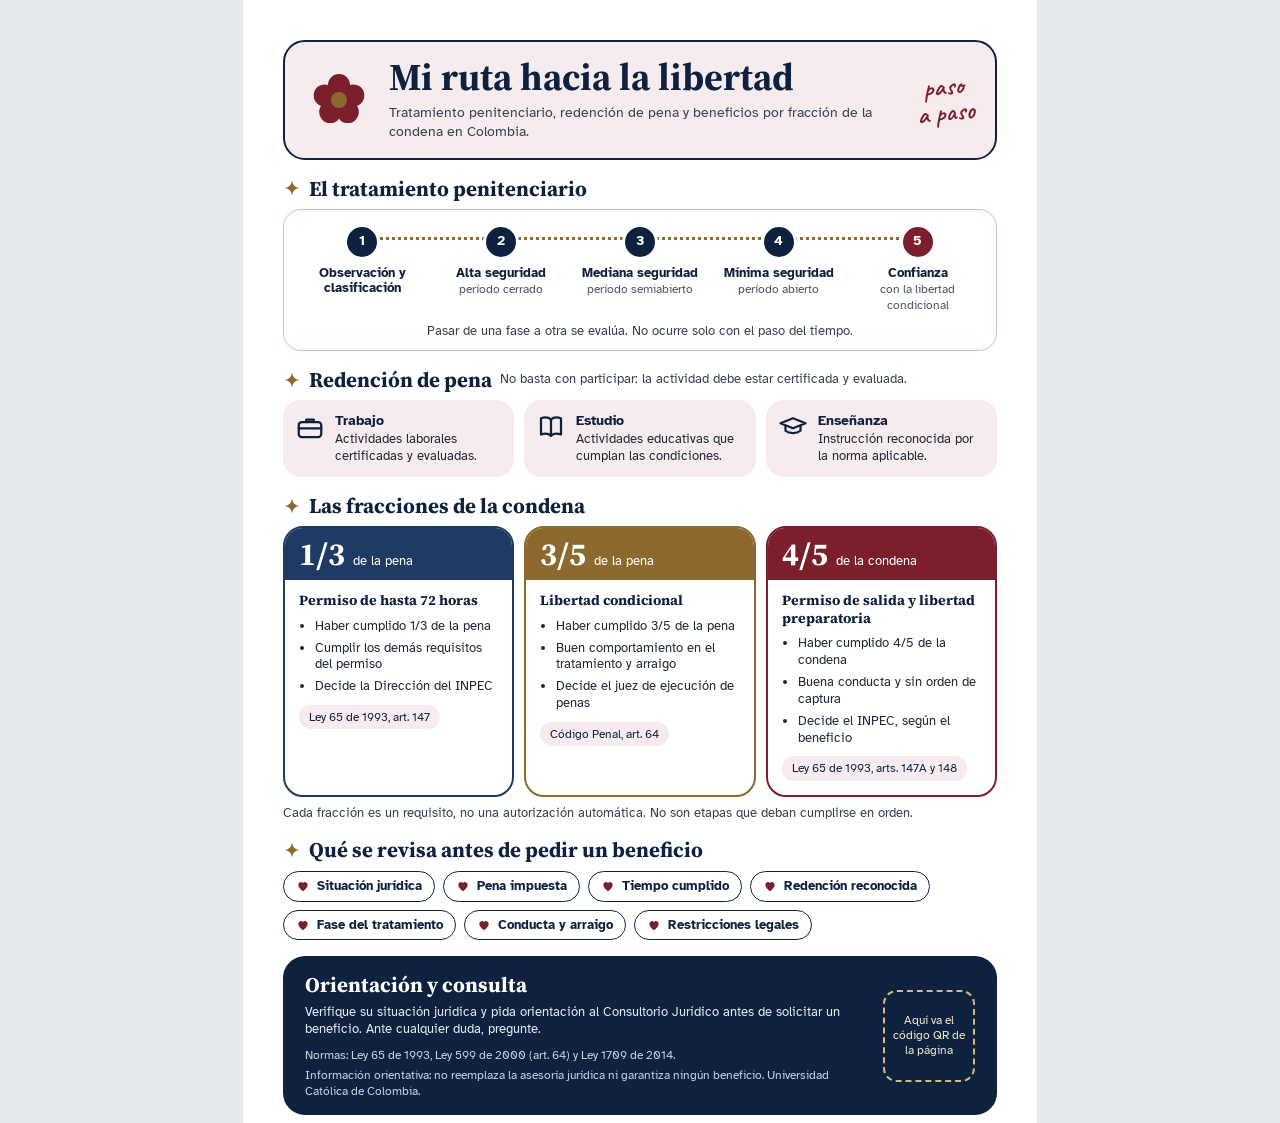
<file: INFOGRAFIA/infografia.html>
<!doctype html>
<html lang="es">
<head>
<meta charset="utf-8">
<meta name="viewport" content="width=device-width, initial-scale=1">
<title>Infografía - Mi ruta hacia la libertad</title>
<link rel="preconnect" href="https://fonts.googleapis.com">
<link rel="preconnect" href="https://fonts.gstatic.com" crossorigin>
<link href="https://fonts.googleapis.com/css2?family=Atkinson+Hyperlegible:wght@400;700&amp;family=Caveat:wght@600&amp;family=Source+Serif+4:opsz,wght@8..60,600;8..60,700&amp;display=swap" rel="stylesheet">
<link rel="stylesheet" href="css/infografia.css">
</head>
<body>
<main class="page">

  <!-- Encabezado -->
  <header class="head">
    <svg class="flower" width="64" height="64" viewBox="0 0 64 64" aria-hidden="true">
      <circle cx="32" cy="17" r="11" fill="#7A1F2B"/><circle cx="46.3" cy="27.4" r="11" fill="#7A1F2B"/><circle cx="40.8" cy="44.1" r="11" fill="#7A1F2B"/><circle cx="23.2" cy="44.1" r="11" fill="#7A1F2B"/><circle cx="17.7" cy="27.4" r="11" fill="#7A1F2B"/>
      <circle cx="32" cy="32" r="8" fill="#8C6A2F"/>
    </svg>
    <div class="head-text">
      <h1>Mi ruta hacia la libertad</h1>
      <p>Tratamiento penitenciario, redención de pena y beneficios por fracción de la condena en Colombia.</p>
    </div>
    <div class="note-hand">paso<br>a paso</div>
  </header>

  <!-- Bloque 1: tratamiento -->
  <section>
    <div class="block-title">
      <svg width="18" height="18" viewBox="0 0 24 24" aria-hidden="true"><path d="M12 2c1 6 4 9 10 10-6 1-9 4-10 10-1-6-4-9-10-10 6-1 9-4 10-10z" fill="#8C6A2F"/></svg>
      <h2>El tratamiento penitenciario</h2>
    </div>
    <div class="path-box">
      <div class="path-line"></div>
      <ol class="stones">
        <li><span class="stone">1</span><strong>Observación y clasificación</strong></li>
        <li><span class="stone">2</span><strong>Alta seguridad</strong><small>período cerrado</small></li>
        <li><span class="stone">3</span><strong>Mediana seguridad</strong><small>período semiabierto</small></li>
        <li><span class="stone">4</span><strong>Mínima seguridad</strong><small>período abierto</small></li>
        <li><span class="stone stone-final">5</span><strong>Confianza</strong><small>con la libertad condicional</small></li>
      </ol>
      <p class="path-note">Pasar de una fase a otra se evalúa. No ocurre solo con el paso del tiempo.</p>
    </div>
  </section>

  <!-- Bloque 2: redención -->
  <section>
    <div class="block-title">
      <svg width="18" height="18" viewBox="0 0 24 24" aria-hidden="true"><path d="M12 2c1 6 4 9 10 10-6 1-9 4-10 10-1-6-4-9-10-10 6-1 9-4 10-10z" fill="#8C6A2F"/></svg>
      <h2>Redención de pena</h2>
      <span class="block-aside">No basta con participar: la actividad debe estar certificada y evaluada.</span>
    </div>
    <div class="row-3">
      <div class="soft-card">
        <svg width="30" height="30" viewBox="0 0 24 24" fill="none" stroke="#0E2240" stroke-width="1.8" stroke-linecap="round" stroke-linejoin="round" aria-hidden="true"><rect x="3" y="8" width="18" height="12" rx="2.5"/><path d="M9 8V6h6v2"/><path d="M3 13h18"/></svg>
        <div><strong>Trabajo</strong><p>Actividades laborales certificadas y evaluadas.</p></div>
      </div>
      <div class="soft-card">
        <svg width="30" height="30" viewBox="0 0 24 24" fill="none" stroke="#0E2240" stroke-width="1.8" stroke-linecap="round" stroke-linejoin="round" aria-hidden="true"><path d="M4 5c3-1 6-1 8 1 2-2 5-2 8-1v13c-3-1-6-1-8 1-2-2-5-2-8-1z"/><path d="M12 6v13"/></svg>
        <div><strong>Estudio</strong><p>Actividades educativas que cumplan las condiciones.</p></div>
      </div>
      <div class="soft-card">
        <svg width="30" height="30" viewBox="0 0 24 24" fill="none" stroke="#0E2240" stroke-width="1.8" stroke-linecap="round" stroke-linejoin="round" aria-hidden="true"><path d="M2 9l10-4 10 4-10 4z"/><path d="M6 11v4c3 2.5 9 2.5 12 0v-4"/></svg>
        <div><strong>Enseñanza</strong><p>Instrucción reconocida por la norma aplicable.</p></div>
      </div>
    </div>
  </section>

  <!-- Bloque 3: fracciones -->
  <section>
    <div class="block-title">
      <svg width="18" height="18" viewBox="0 0 24 24" aria-hidden="true"><path d="M12 2c1 6 4 9 10 10-6 1-9 4-10 10-1-6-4-9-10-10 6-1 9-4 10-10z" fill="#8C6A2F"/></svg>
      <h2>Las fracciones de la condena</h2>
    </div>
    <div class="row-3">
      <article class="frac frac-1">
        <div class="frac-head"><span class="frac-num">1/3</span><span>de la pena</span></div>
        <div class="frac-body">
          <h3>Permiso de hasta 72 horas</h3>
          <ul>
            <li>Haber cumplido 1/3 de la pena</li>
            <li>Cumplir los demás requisitos del permiso</li>
            <li>Decide la Dirección del INPEC</li>
          </ul>
          <span class="tag">Ley 65 de 1993, art. 147</span>
        </div>
      </article>
      <article class="frac frac-2">
        <div class="frac-head"><span class="frac-num">3/5</span><span>de la pena</span></div>
        <div class="frac-body">
          <h3>Libertad condicional</h3>
          <ul>
            <li>Haber cumplido 3/5 de la pena</li>
            <li>Buen comportamiento en el tratamiento y arraigo</li>
            <li>Decide el juez de ejecución de penas</li>
          </ul>
          <span class="tag">Código Penal, art. 64</span>
        </div>
      </article>
      <article class="frac frac-3">
        <div class="frac-head"><span class="frac-num">4/5</span><span>de la condena</span></div>
        <div class="frac-body">
          <h3>Permiso de salida y libertad preparatoria</h3>
          <ul>
            <li>Haber cumplido 4/5 de la condena</li>
            <li>Buena conducta y sin orden de captura</li>
            <li>Decide el INPEC, según el beneficio</li>
          </ul>
          <span class="tag">Ley 65 de 1993, arts. 147A y 148</span>
        </div>
      </article>
    </div>
    <p class="foot-note">Cada fracción es un requisito, no una autorización automática. No son etapas que deban cumplirse en orden.</p>
  </section>

  <!-- Bloque 4: requisitos -->
  <section>
    <div class="block-title">
      <svg width="18" height="18" viewBox="0 0 24 24" aria-hidden="true"><path d="M12 2c1 6 4 9 10 10-6 1-9 4-10 10-1-6-4-9-10-10 6-1 9-4 10-10z" fill="#8C6A2F"/></svg>
      <h2>Qué se revisa antes de pedir un beneficio</h2>
    </div>
    <ul class="pills">
      <li><svg width="14" height="14" viewBox="0 0 24 24" aria-hidden="true"><path d="M12 21s-8-5-8-11a4.5 4.5 0 018-3 4.5 4.5 0 018 3c0 6-8 11-8 11z" fill="#7A1F2B"/></svg>Situación jurídica</li>
      <li><svg width="14" height="14" viewBox="0 0 24 24" aria-hidden="true"><path d="M12 21s-8-5-8-11a4.5 4.5 0 018-3 4.5 4.5 0 018 3c0 6-8 11-8 11z" fill="#7A1F2B"/></svg>Pena impuesta</li>
      <li><svg width="14" height="14" viewBox="0 0 24 24" aria-hidden="true"><path d="M12 21s-8-5-8-11a4.5 4.5 0 018-3 4.5 4.5 0 018 3c0 6-8 11-8 11z" fill="#7A1F2B"/></svg>Tiempo cumplido</li>
      <li><svg width="14" height="14" viewBox="0 0 24 24" aria-hidden="true"><path d="M12 21s-8-5-8-11a4.5 4.5 0 018-3 4.5 4.5 0 018 3c0 6-8 11-8 11z" fill="#7A1F2B"/></svg>Redención reconocida</li>
      <li><svg width="14" height="14" viewBox="0 0 24 24" aria-hidden="true"><path d="M12 21s-8-5-8-11a4.5 4.5 0 018-3 4.5 4.5 0 018 3c0 6-8 11-8 11z" fill="#7A1F2B"/></svg>Fase del tratamiento</li>
      <li><svg width="14" height="14" viewBox="0 0 24 24" aria-hidden="true"><path d="M12 21s-8-5-8-11a4.5 4.5 0 018-3 4.5 4.5 0 018 3c0 6-8 11-8 11z" fill="#7A1F2B"/></svg>Conducta y arraigo</li>
      <li><svg width="14" height="14" viewBox="0 0 24 24" aria-hidden="true"><path d="M12 21s-8-5-8-11a4.5 4.5 0 018-3 4.5 4.5 0 018 3c0 6-8 11-8 11z" fill="#7A1F2B"/></svg>Restricciones legales</li>
    </ul>
  </section>

  <!-- Bloque 5: orientación -->
  <footer class="foot">
    <div class="foot-text">
      <h2>Orientación y consulta</h2>
      <p>Verifique su situación jurídica y pida orientación al Consultorio Jurídico antes de solicitar un beneficio. Ante cualquier duda, pregunte.</p>
      <p class="foot-small">Normas: Ley 65 de 1993, Ley 599 de 2000 (art. 64) y Ley 1709 de 2014.</p>
      <p class="foot-small">Información orientativa: no reemplaza la asesoría jurídica ni garantiza ningún beneficio. Universidad Católica de Colombia.</p>
    </div>
    <!-- Reemplace este recuadro por la imagen del código QR (por ejemplo <img src="qr.png" alt="Código QR de la página">) -->
    <div class="qr-slot">Aquí va el código QR de la página</div>
  </footer>

</main>
</body>
</html>
</file>
<file: INFOGRAFIA/css/infografia.css>
/* Infografía "Mi ruta hacia la libertad" - tamaño A4 vertical (794 x 1123 px a 96 ppp)
   Misma paleta de la página web. Para imprimir: Ctrl+P, tamaño A4, márgenes "Ninguno"
   y activar "Gráficos de fondo". */

:root {
  --ink: #0e2240;
  --text: #1f2937;
  --bronze: #8c6a2f;
  --burgundy: #7a1f2b;
  --navy-mid: #1f3a63;
  --blush: #f6ecee;
  --blush-line: #d9b8be;
  --serif: 'Source Serif 4', Georgia, serif;
  --sans: 'Atkinson Hyperlegible', system-ui, sans-serif;
  --hand: 'Caveat', cursive;
}

* { box-sizing: border-box; }
@page { size: A4 portrait; margin: 0; }
html { -webkit-print-color-adjust: exact; print-color-adjust: exact; }
body { margin: 0; background: #e5e8ed; }

.page {
  width: 794px;
  height: 1123px;
  margin: 0 auto;
  padding: 40px;
  background: #ffffff;
  color: var(--text);
  font-family: var(--sans);
  font-size: 13px;
  line-height: 1.35;
  display: flex;
  flex-direction: column;
  gap: 16px;
  overflow: hidden;
}
h1, h2, h3 { font-family: var(--serif); color: var(--ink); margin: 0; }
p { margin: 0; }
ul { margin: 0; }

/* Encabezado */
.head { background: var(--blush); border: 2px solid var(--ink); border-radius: 22px; padding: 16px 22px; display: flex; align-items: center; gap: 18px; }
.flower { flex: none; }
.head-text { flex: 1 1 auto; min-width: 0; }
.head h1 { font-weight: 700; font-size: 38px; line-height: 1.05; margin-bottom: 6px; }
.head p { font-size: 14px; color: #374151; }
.note-hand { flex: none; font-family: var(--hand); font-weight: 600; font-size: 26px; line-height: 1; color: var(--burgundy); transform: rotate(-6deg); text-align: center; }

/* Títulos de bloque */
.block-title { display: flex; align-items: center; gap: 8px; margin-bottom: 8px; }
.block-title h2 { font-weight: 700; font-size: 21px; line-height: 1.2; }
.block-aside { font-size: 12.5px; color: #374151; }

/* Bloque 1: camino de fases */
.path-box { position: relative; border: 1.5px solid var(--blush-line); border-radius: 18px; padding: 14px 12px 10px; }
.path-line { position: absolute; left: 12%; right: 12%; top: 27px; border-top: 3px dotted var(--bronze); }
.stones { position: relative; list-style: none; margin: 0; padding: 0; display: flex; gap: 6px; }
.stones li { flex: 1 1 0; min-width: 0; text-align: center; }
.stone { display: flex; align-items: center; justify-content: center; width: 30px; height: 30px; box-sizing: content-box; margin: 0 auto 6px; border-radius: 50%; border: 3px solid #ffffff; background: var(--ink); color: #ffffff; font-weight: 700; font-size: 14px; }
.stone-final { background: var(--burgundy); }
.stones strong { display: block; font-size: 12.5px; color: var(--ink); line-height: 1.2; }
.stones small { display: block; font-size: 12px; color: #4b5563; }
.path-note { margin-top: 10px; text-align: center; font-size: 12.5px; color: #374151; }

/* Bloque 2: redención */
.row-3 { display: flex; gap: 10px; }
.row-3 > * { flex: 1 1 0; min-width: 0; }
.soft-card { background: var(--blush); border-radius: 18px; padding: 12px; display: flex; gap: 10px; align-items: flex-start; }
.soft-card svg { flex: none; }
.soft-card strong { display: block; font-size: 14px; color: var(--ink); }
.soft-card p { font-size: 12.5px; }

/* Bloque 3: fracciones */
.frac { border: 2px solid var(--c); border-radius: 20px; overflow: hidden; background: #ffffff; }
.frac-1 { --c: var(--navy-mid); }
.frac-2 { --c: var(--bronze); }
.frac-3 { --c: var(--burgundy); }
.frac-head { background: var(--c); color: #ffffff; padding: 10px 14px; display: flex; align-items: baseline; gap: 8px; font-size: 12.5px; }
.frac-num { font-family: var(--serif); font-weight: 700; font-size: 32px; line-height: 1; }
.frac-body { padding: 12px 14px 14px; }
.frac-body h3 { font-weight: 700; font-size: 14px; line-height: 1.25; margin-bottom: 8px; }
.frac-body ul { padding-left: 16px; display: flex; flex-direction: column; gap: 5px; font-size: 12.5px; margin-bottom: 10px; }
.tag { display: inline-block; background: var(--blush); border-radius: 12px; padding: 4px 10px; font-size: 12px; color: var(--ink); }
.foot-note { margin-top: 8px; font-size: 12.5px; color: #374151; }

/* Bloque 4: requisitos */
.pills { list-style: none; padding: 0; display: flex; flex-wrap: wrap; gap: 8px; }
.pills li { display: flex; align-items: center; gap: 7px; border: 1.5px solid var(--ink); border-radius: 20px; padding: 6px 12px; font-size: 12.5px; font-weight: 700; color: var(--ink); }

/* Bloque 5: orientación */
.foot { margin-top: auto; background: var(--ink); color: #ffffff; border-radius: 22px; padding: 16px 22px; display: flex; align-items: center; gap: 20px; }
.foot-text { flex: 1 1 auto; min-width: 0; }
.foot h2 { color: #ffffff; font-weight: 700; font-size: 21px; line-height: 1.2; margin-bottom: 6px; }
.foot p { font-size: 13px; color: #e6ecf5; margin-bottom: 8px; }
.foot .foot-small { font-size: 12px; color: #c9d3e3; margin-bottom: 4px; }
.foot .foot-small:last-child { margin-bottom: 0; }
.qr-slot { flex: none; width: 92px; height: 92px; border: 2px dashed #d9b97a; border-radius: 14px; display: flex; align-items: center; justify-content: center; text-align: center; padding: 8px; font-size: 12px; line-height: 1.25; color: #f4e6c8; }
.qr-slot img { display: block; width: 100%; height: 100%; }

@media print {
  body { background: #ffffff; }
  .page { margin: 0; }
}
</file>
